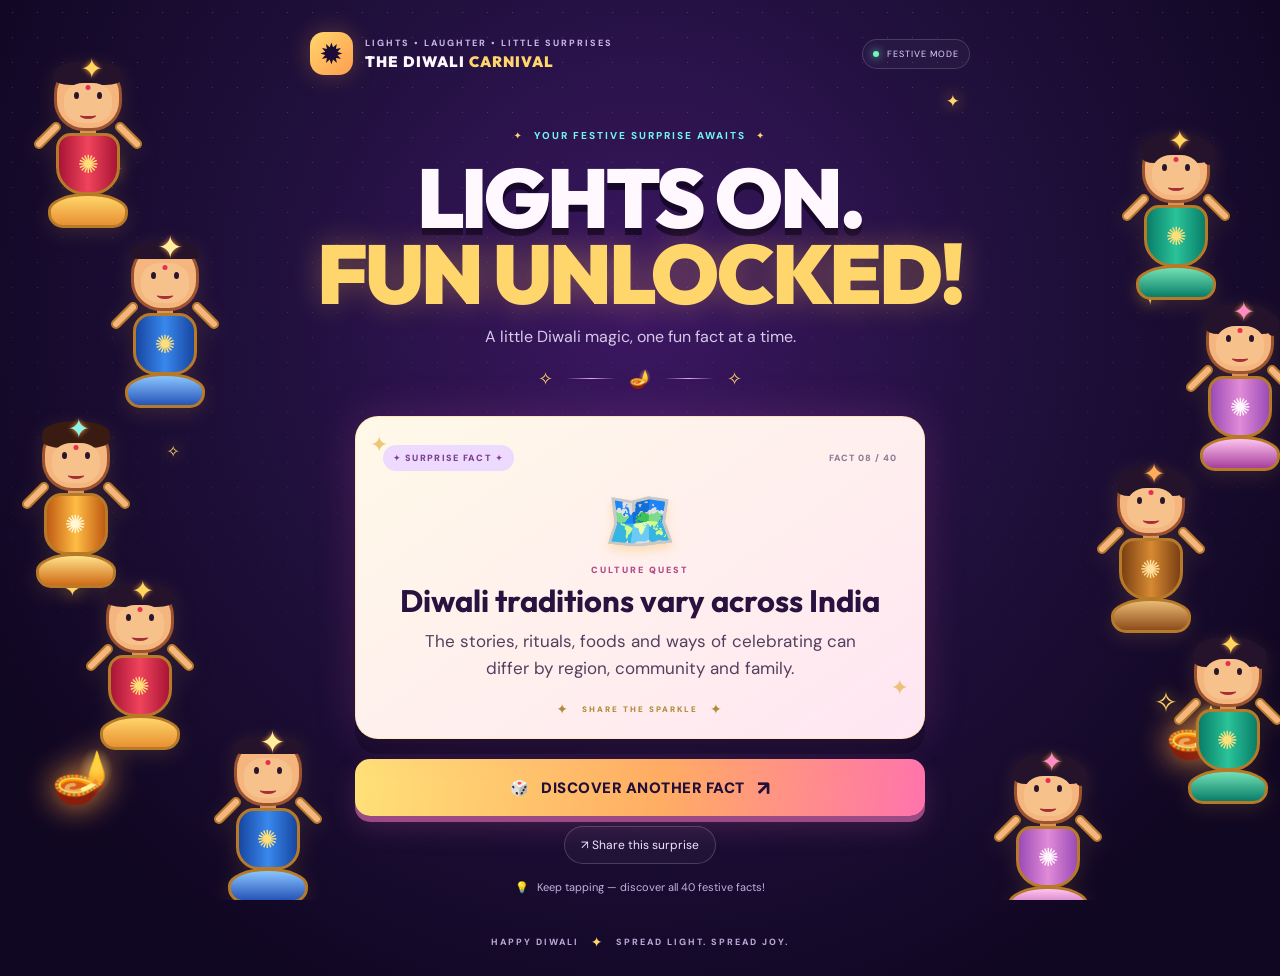
<file: index.html>
<!doctype html>
<html lang="en">
<head>
  <meta charset="utf-8">
  <meta name="viewport" content="width=device-width, initial-scale=1">
  <meta name="theme-color" content="#160b35">
  <meta name="description" content="Scan into the Diwali Carnival and discover a fun festival fact!">
  <title>Diwali Carnival — Surprise Fact!</title>
  <link rel="stylesheet" href="styles.css">
</head>
<body>
  <div class="sky" aria-hidden="true">
    <span class="spark spark-1">✦</span><span class="spark spark-2">✧</span>
    <span class="spark spark-3">✦</span><span class="spark spark-4">✧</span>
    <span class="spark spark-5">✦</span><span class="spark spark-6">✧</span>
    <span class="floating-diya diya-left">🪔</span><span class="floating-diya diya-right">🪔</span>
  </div>

  <main class="page">
    <header class="topline">
      <div class="brand-mark" aria-hidden="true">✹</div>
      <div><p class="eyebrow">LIGHTS • LAUGHTER • LITTLE SURPRISES</p><p class="brand">THE DIWALI <span>CARNIVAL</span></p></div>
      <div class="live-pill"><span></span> FESTIVE MODE</div>
    </header>

    <section class="hero">
      <div class="hero-kicker"><span>✦</span> YOUR FESTIVE SURPRISE AWAITS <span>✦</span></div>
      <h1>LIGHTS ON.<br><span>FUN UNLOCKED!</span></h1>
      <p class="hero-copy">A little Diwali magic, one fun fact at a time.</p>
      <div class="festive-rule"><span>✧</span><i></i><span>🪔</span><i></i><span>✧</span></div>
    </section>

    <section class="fact-card" aria-live="polite">
      <div class="card-top"><span class="stamp">✦ SURPRISE FACT ✦</span><span class="fact-count" id="fact-count">FACT 01 / 40</span></div>
      <div class="fact-icon" id="fact-icon" aria-hidden="true">🪔</div>
      <p class="fact-category" id="fact-category">LIGHT UP YOUR KNOWLEDGE</p>
      <h2 id="fact-title">Let the fun begin!</h2>
      <p class="fact-text" id="fact-text">Your first Diwali surprise is ready.</p>
      <div class="card-bottom"><span>✦</span><span>SHARE THE SPARKLE</span><span>✦</span></div>
    </section>

    <div class="actions">
      <button class="surprise-button" id="next-fact" type="button"><span>🎲</span> DISCOVER ANOTHER FACT <span class="button-arrow">↗</span></button>
      <button class="share-button" id="share-fact" type="button">↗ Share this surprise</button>
    </div>
    <p class="hint"><span>💡</span> Keep tapping — discover all 40 festive facts!</p>

    <footer><span>HAPPY DIWALI</span><span class="footer-star">✦</span><span>SPREAD LIGHT. SPREAD JOY.</span></footer>
  </main>

  <!-- The invisible template is cloned by app.js into scattered dancing dolls. -->
  <template id="doll-template">
    <div class="doll doll-left">
      <div class="doll-head">
        <div class="hair"></div>
        <div class="face">
          <span class="eye eye-left"></span>
          <span class="eye eye-right"></span>
          <span class="bindi"></span>
          <span class="smile"></span>
        </div>
        <div class="crown">✦</div>
      </div>
      <div class="neck"></div>
      <div class="doll-body"><div class="ornament">✺</div></div>
      <div class="doll-base"></div>
      <div class="arm arm-left"></div>
      <div class="arm arm-right"></div>
    </div>
  </template>

  <div class="doll-party" id="doll-party" aria-hidden="true"></div>
  <div class="confetti-layer" id="confetti-layer" aria-hidden="true"></div>
  <script src="app.js"></script>
</body>
</html>
</file>
<file: styles.css>
@import url('https://fonts.googleapis.com/css2?family=DM+Sans:wght@400;500;600;700;800&family=Outfit:wght@400;500;600;700;800;900&display=swap');
:root{--night:#120827;--purple:#241044;--pink:#ff4fa3;--gold:#ffd66b;--cyan:#6ff5ec;--white:#fff8ff}
*{box-sizing:border-box}
html{min-height:100%;background:var(--night)}
body{margin:0;min-height:100vh;color:var(--white);font-family:'DM Sans',system-ui,sans-serif;background:radial-gradient(ellipse at 50% 32%,#3c1762 0%,#21103e 40%,#100722 82%);overflow-x:hidden}
body:before{content:"";position:fixed;inset:0;pointer-events:none;opacity:.18;background-image:radial-gradient(#fff 0.7px,transparent .7px);background-size:25px 25px;mask-image:linear-gradient(to bottom,black,transparent 95%)}
.sky{position:fixed;inset:0;overflow:hidden;pointer-events:none}
.spark{position:absolute;color:var(--gold);text-shadow:0 0 16px #ffb82e;animation:twinkle 2.8s ease-in-out infinite}
.spark-1{top:17%;left:8%;font-size:24px}.spark-2{top:30%;right:9%;font-size:35px;animation-delay:.7s}.spark-3{top:64%;left:5%;font-size:20px;animation-delay:1.1s}.spark-4{top:76%;right:8%;font-size:28px;animation-delay:.4s}.spark-5{top:10%;right:25%;font-size:17px;animation-delay:1.4s}.spark-6{top:49%;left:13%;font-size:16px;animation-delay:.9s}
.floating-diya{position:absolute;font-size:clamp(28px,4vw,52px);filter:drop-shadow(0 0 16px #ff9d3d);animation:float 4s ease-in-out infinite}.diya-left{left:4%;bottom:10%}.diya-right{right:4%;bottom:15%;animation-delay:1.5s}
.page{position:relative;width:min(100% - 32px,780px);min-height:100svh;margin:0 auto;padding:24px 0 20px;display:flex;flex-direction:column;align-items:center}
.topline{display:flex;align-items:center;gap:12px;width:100%;max-width:660px}
.brand-mark{display:grid;place-items:center;width:43px;height:43px;border-radius:14px;color:#1b0b35;background:linear-gradient(135deg,var(--gold),#ff9d50);font-size:29px;box-shadow:0 0 24px #ffb43e44}
.eyebrow{font-size:9px;letter-spacing:2px;color:#c9b7e7;margin:0 0 3px;font-weight:800}
.brand{font-family:Outfit,sans-serif;font-weight:900;letter-spacing:1px;font-size:15px;margin:0}.brand span{color:var(--gold)}
.live-pill{margin-left:auto;white-space:nowrap;border:1px solid #ffffff28;border-radius:30px;padding:8px 10px;font-size:9px;letter-spacing:1px;color:#e4d6ff;background:#ffffff08}
.live-pill span{display:inline-block;width:6px;height:6px;background:#72f6ba;border-radius:50%;margin-right:5px;box-shadow:0 0 9px #72f6ba}
.hero{text-align:center;padding:clamp(26px,5vh,48px) 0 18px}
.hero-kicker{font-size:10px;font-weight:800;letter-spacing:2px;color:var(--cyan);display:flex;align-items:center;justify-content:center;gap:10px}
.hero-kicker span{color:var(--gold)}
h1{font-family:Outfit,sans-serif;font-size:clamp(48px,10vw,83px);line-height:.92;letter-spacing:-3px;margin:18px 0 13px;font-weight:900;text-shadow:0 7px 0 #17082b}
h1 span{color:var(--gold);text-shadow:0 0 30px #ffbc5155}
.hero-copy{margin:0;color:#d7c9e8;font-size:clamp(13px,2vw,16px)}
.festive-rule{display:flex;align-items:center;justify-content:center;gap:13px;margin:20px auto 0;color:var(--gold);font-size:18px}.festive-rule i{height:1px;width:50px;background:linear-gradient(90deg,transparent,#e6a6ff,transparent)}
.fact-card{width:min(100%,570px);position:relative;padding:23px 27px 17px;text-align:center;border:1px solid #ffdf7d7a;border-radius:23px;background:linear-gradient(145deg,#fff9e8 0%,#ffe6f3 100%);color:#25123f;box-shadow:0 15px 0 #09031855,0 0 45px #ff69c32a;overflow:hidden;animation:card-in .65s cubic-bezier(.2,.8,.2,1) both}
.fact-card:before,.fact-card:after{content:"✦";position:absolute;color:#e4a62d;font-size:22px;opacity:.6}.fact-card:before{top:13px;left:14px}.fact-card:after{bottom:36px;right:15px}
.card-top{display:flex;align-items:center;justify-content:space-between;gap:8px}
.stamp{font-size:9px;font-weight:900;letter-spacing:1.3px;color:#7c438d;background:#eed9ff;border-radius:20px;padding:7px 10px}
.fact-count{font-size:9px;font-weight:800;letter-spacing:1px;color:#8c7895}
.fact-icon{font-size:clamp(40px,7vw,58px);margin:12px 0 5px;filter:drop-shadow(0 5px 5px #f5b34b55);animation:bob 3s ease-in-out infinite}
.fact-category{font-size:9px;letter-spacing:2px;color:#b34b8a;font-weight:900;margin:0 0 8px}
.fact-card h2{font-family:Outfit,sans-serif;font-size:clamp(23px,4.5vw,31px);line-height:1.1;margin:0 auto 10px;color:#28123f}
.fact-text{font-size:clamp(14px,2.5vw,17px);line-height:1.6;color:#51405e;max-width:445px;margin:0 auto;min-height:54px}
.card-bottom{display:flex;align-items:center;justify-content:center;gap:12px;margin-top:18px;font-size:8px;letter-spacing:2px;font-weight:900;color:#b18b39}.card-bottom span:first-child,.card-bottom span:last-child{font-size:14px}
.actions{width:min(100%,570px);display:grid;gap:10px;margin-top:20px}
button{font:inherit;cursor:pointer;touch-action:manipulation}
.surprise-button{width:100%;min-height:57px;border:0;border-radius:15px;color:#231039;background:linear-gradient(100deg,#ffe178,#ffad63 54%,#ff73ad);font-weight:900;letter-spacing:.5px;font-size:clamp(12px,2.5vw,15px);box-shadow:0 6px 0 #9b4a86,0 12px 28px #ff72b52c;transition:transform .15s,filter .15s;display:flex;align-items:center;justify-content:center;gap:12px}
.surprise-button:hover{filter:brightness(1.08);transform:translateY(-2px)}.surprise-button:active{transform:translateY(3px);box-shadow:0 2px 0 #9b4a86}
.button-arrow{font-size:20px}
.share-button{justify-self:center;border:1px solid #ffffff2e;color:#f2e6ff;background:#ffffff08;border-radius:30px;padding:10px 16px;font-size:12px}
.share-button:hover{background:#ffffff15}
.hint{font-size:11px;color:#c5b1df;margin:16px 0 24px;text-align:center}.hint span{margin-right:5px}
footer{margin-top:auto;width:100%;display:flex;justify-content:center;align-items:center;gap:12px;color:#bba8d5;font-size:9px;letter-spacing:2px;font-weight:800;padding-top:15px}footer .footer-star{color:var(--gold);font-size:14px}
.confetti-layer{position:fixed;inset:0;pointer-events:none;overflow:hidden;z-index:10}.confetti{position:absolute;top:-15px;width:8px;height:13px;border-radius:2px;animation:fall 1.5s ease-in forwards}
@keyframes twinkle{0%,100%{opacity:.35;transform:scale(.8) rotate(0)}50%{opacity:1;transform:scale(1.15) rotate(25deg)}}
@keyframes float{0%,100%{transform:translateY(0) rotate(-4deg)}50%{transform:translateY(-12px) rotate(5deg)}}
@keyframes bob{0%,100%{transform:translateY(0) rotate(-2deg)}50%{transform:translateY(-5px) rotate(2deg)}}
@keyframes card-in{from{opacity:0;transform:translateY(12px) scale(.98)}to{opacity:1;transform:translateY(0) scale(1)}}
@keyframes fall{to{transform:translate3d(var(--drift),105vh,0) rotate(720deg);opacity:.2}}
@media(min-height:850px){.page{padding-top:32px;padding-bottom:25px}.hero{padding-top:6vh;padding-bottom:25px}.fact-card{padding-top:28px;padding-bottom:20px}}
@media(max-width:420px){.page{width:calc(100% - 24px);padding-top:16px}.brand-mark{width:36px;height:36px}.eyebrow{font-size:8px;letter-spacing:1.2px}.brand{font-size:13px}.live-pill{font-size:8px;padding:7px}.hero{padding-top:28px}.hero-kicker{font-size:8px;letter-spacing:1.3px;gap:6px}.fact-card{padding:18px 17px 15px;border-radius:19px}.fact-text{min-height:70px}.stamp{font-size:8px;padding:6px 8px}.fact-count{font-size:8px}.diya-left{left:1%;bottom:5%}.diya-right{right:1%;bottom:7%}footer{font-size:8px;letter-spacing:1.4px}}
@media(prefers-reduced-motion:reduce){*,*:before,*:after{animation-duration:.01ms!important;animation-iteration-count:1!important;scroll-behavior:auto!important;transition:none!important}}


/* Traditional Thanjavur bobblehead dolls */
.doll-template {
  display: none !important;
}

.doll-party {
  position: fixed;
  inset: 0;
  overflow: hidden;
  pointer-events: none;
  z-index: 4;
}

.party-doll {
  position: absolute;
  width: 100px;
  height: 165px;
  transform-origin: center bottom;
  animation: dollFloat var(--duration, 2s) ease-in-out infinite alternate;
  animation-delay: var(--delay, 0s);
  filter: drop-shadow(0 5px 10px #ffb94d22);
}

.party-doll .doll {
  display: block;
  position: relative;
  width: 100px;
  height: 165px;
  transform-origin: bottom center;
  animation: dollDance 1.2s ease-in-out infinite alternate;
}

.party-doll .doll-head {
  position: absolute;
  z-index: 3;
  width: 68px;
  height: 68px;
  left: 16px;
  top: 0;
  border: 3px solid #9d542e;
  border-radius: 46% 46% 44% 44%;
  background: #f4b67e;
  transform-origin: center bottom;
  animation: headBob .65s ease-in-out infinite alternate;
}

.party-doll .doll-right .doll-head {
  animation-delay: -.3s;
  background: #eeb07b;
}

.party-doll .hair {
  position: absolute;
  left: -3px;
  top: -5px;
  width: 68px;
  height: 24px;
  border-radius: 50% 50% 25% 25%;
  background: #25132b;
}

.party-doll .face {
  position: absolute;
  inset: 17px 7px 5px;
  border-radius: 40%;
  background: #f7c18b;
}

.party-doll .eye {
  position: absolute;
  top: 9px;
  width: 5px;
  height: 7px;
  border-radius: 50%;
  background: #29152d;
}

.party-doll .eye-left { left: 10px; }
.party-doll .eye-right { right: 10px; }

.party-doll .bindi {
  position: absolute;
  top: 2px;
  left: 50%;
  width: 5px;
  height: 5px;
  border-radius: 50%;
  background: #e52e51;
  transform: translateX(-50%);
}

.party-doll .smile {
  position: absolute;
  left: 50%;
  bottom: 4px;
  width: 17px;
  height: 8px;
  border-bottom: 3px solid #a62e37;
  border-radius: 50%;
  transform: translateX(-50%);
}

.party-doll .crown {
  position: absolute;
  z-index: 4;
  top: -15px;
  left: 23px;
  color: #ffd75f;
  font-size: 27px;
  text-shadow: 0 0 5px #ff9e43;
}

.party-doll .neck {
  position: absolute;
  top: 62px;
  left: 42px;
  width: 16px;
  height: 15px;
  background: #d9945e;
}

.party-doll .doll-body {
  position: absolute;
  top: 70px;
  left: 18px;
  width: 64px;
  height: 62px;
  border: 3px solid #b77a29;
  border-radius: 15px 15px 28px 28px;
  background: linear-gradient(90deg, #b82040, #f04f54, #b82040);
  display: grid;
  place-items: center;
}

.party-doll .doll-right .doll-body {
  background: linear-gradient(90deg, #087e68, #24b58b, #087e68);
}

.party-doll .ornament {
  color: #ffdf79;
  font-size: 25px;
}

.party-doll .doll-base {
  position: absolute;
  bottom: 0;
  left: 10px;
  width: 80px;
  height: 35px;
  border: 3px solid #b77a29;
  border-radius: 50% 50% 15px 15px;
  background: linear-gradient(#ffd56a, #e89132);
}

.party-doll .arm {
  position: absolute;
  z-index: 1;
  top: 76px;
  width: 34px;
  height: 10px;
  border-radius: 10px;
  background: #f4b67e;
  border: 2px solid #b77a29;
  transform-origin: 5px center;
}

.party-doll .arm-left {
  left: -4px;
  transform: rotate(-45deg);
  animation: armWave .55s ease-in-out infinite alternate;
}

.party-doll .arm-right {
  right: -4px;
  transform-origin: 29px center;
  transform: rotate(45deg);
  animation: armWave .55s ease-in-out infinite alternate-reverse;
}

@keyframes dollDance {
  from { transform: rotate(-8deg) translateY(0); }
  to { transform: rotate(8deg) translateY(-9px); }
}

@keyframes headBob {
  from { transform: rotate(-12deg); }
  to { transform: rotate(12deg); }
}

@keyframes armWave {
  from { rotate: -15deg; }
  to { rotate: 25deg; }
}

@keyframes dollFloat {
  from { translate: 0 0; rotate: -7deg; }
  to { translate: 0 -13px; rotate: 7deg; }
}

/* Keep dolls around the edges so the fact card remains readable. */
@media (max-width: 900px) {
  .party-doll {
    scale: .68;
  }
}

@media (max-width: 600px) {
  .party-doll {
    scale: .48;
    opacity: .9;
  }
}

@media (prefers-reduced-motion: reduce) {
  .party-doll,
  .party-doll .doll,
  .party-doll .doll-head,
  .party-doll .arm {
    animation: none !important;
  }
}


/* Distinct traditional doll characters: different clothes, hair and ornaments */
.party-doll .doll-body {
  transition: background .3s ease;
}
.doll-variant-0 .doll-body { background: linear-gradient(90deg,#a91436,#f0445c,#a91436); }
.doll-variant-1 .doll-body { background: linear-gradient(90deg,#087e68,#2bc39a,#087e68); }
.doll-variant-2 .doll-body { background: linear-gradient(90deg,#1746a2,#3988ed,#1746a2); }
.doll-variant-3 .doll-body { background: linear-gradient(90deg,#9b4bb6,#e18bd8,#9b4bb6); }
.doll-variant-4 .doll-body { background: linear-gradient(90deg,#c05b12,#ffbd45,#c05b12); }
.doll-variant-5 .doll-body { background: linear-gradient(90deg,#7b3f12,#d78a32,#7b3f12); }

.doll-variant-1 .hair,
.doll-variant-3 .hair,
.doll-variant-5 .hair {
  height: 30px;
  border-radius: 48% 48% 18% 18%;
}
.doll-variant-1 .hair::before,
.doll-variant-3 .hair::before,
.doll-variant-5 .hair::before {
  content: "";
  position: absolute;
  width: 13px;
  height: 22px;
  right: -5px;
  top: 10px;
  border-radius: 50%;
  background: #25132b;
}
.doll-variant-2 .hair {
  height: 18px;
  border-radius: 50% 50% 12% 12%;
}
.doll-variant-4 .hair {
  height: 27px;
  border-radius: 48% 48% 30% 30%;
  background: #3a1b12;
}
.doll-variant-2 .crown { color: #fff0a0; font-size: 31px; top: -19px; }
.doll-variant-3 .crown { color: #ff8cc8; }
.doll-variant-4 .crown { color: #8cf4e5; }
.doll-variant-5 .crown { color: #ffad5c; }

.doll-variant-1 .doll-base { background: linear-gradient(#72e0b6,#087e68); }
.doll-variant-2 .doll-base { background: linear-gradient(#8ac5ff,#2554b8); }
.doll-variant-3 .doll-base { background: linear-gradient(#ffc3ef,#a53f9c); }
.doll-variant-4 .doll-base { background: linear-gradient(#ffe28b,#d06b16); }
.doll-variant-5 .doll-base { background: linear-gradient(#e9bb74,#8e4c1c); }

.doll-variant-2 .doll-body,
.doll-variant-4 .doll-body {
  border-radius: 18px 18px 23px 23px;
}
.doll-variant-3 .ornament { color: #fff5fe; }
.doll-variant-4 .ornament { color: #fff8d5; }
.doll-variant-5 .ornament { color: #ffdf9c; }
</file>
